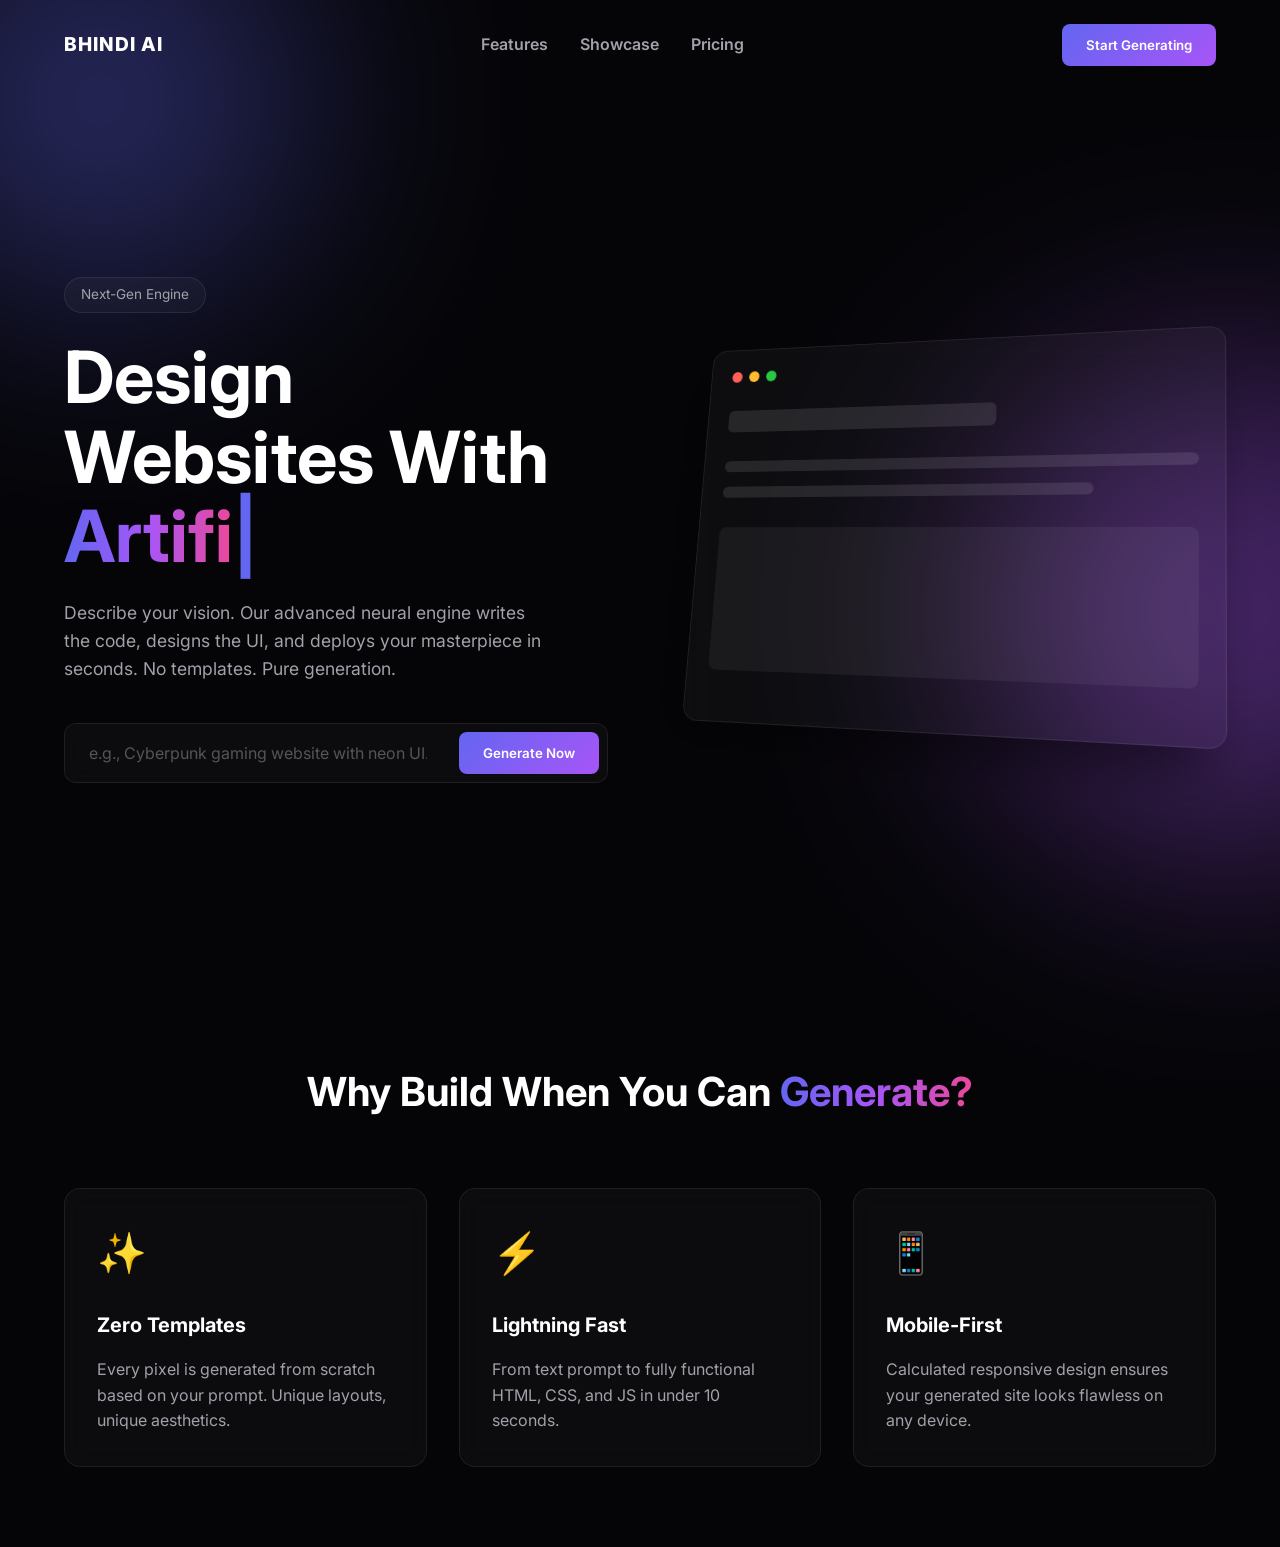
<file: templates/index.html>
<!DOCTYPE html>
<html lang="en">
<head>
    <meta charset="UTF-8">
    <meta name="viewport" content="width=device-width, initial-scale=1.0">
    <title>AI Website Maker | Generate the Future</title>
    <link rel="stylesheet" href="/static/css/style.css">
    <link href="https://fonts.googleapis.com/css2?family=Inter:wght@300;400;600;800&display=swap" rel="stylesheet">
</head>
<body>
    <div class="glow-orb orb-1"></div>
    <div class="glow-orb orb-2"></div>

    <nav class="navbar" id="navbar">
        <div class="logo">BHINDI AI</div>
        <ul class="nav-links">
            <li><a href="#features">Features</a></li>
            <li><a href="#showcase">Showcase</a></li>
            <li><a href="#pricing">Pricing</a></li>
        </ul>
        <button class="btn-primary nav-btn">Start Generating</button>
    </nav>

    <header class="hero">
        <div class="hero-content">
            <div class="badge">Next-Gen Engine</div>
            <h1 class="hero-title">Design Websites With <br><span class="gradient-text" id="typewriter"></span><span class="cursor">|</span></h1>
            <p class="hero-subtitle">Describe your vision. Our advanced neural engine writes the code, designs the UI, and deploys your masterpiece in seconds. No templates. Pure generation.</p>
            <div class="hero-actions">
                <input type="text" class="prompt-input" placeholder="e.g., Cyberpunk gaming website with neon UI...">
                <button class="btn-primary generate-btn">Generate Now</button>
            </div>
        </div>
        <div class="hero-visual fade-in">
            <div class="glass-panel floating-ui">
                <div class="mockup-header">
                    <span class="dot red"></span>
                    <span class="dot yellow"></span>
                    <span class="dot green"></span>
                </div>
                <div class="mockup-body">
                    <div class="skeleton-line title-skel"></div>
                    <div class="skeleton-line text-skel"></div>
                    <div class="skeleton-line text-skel short"></div>
                    <div class="skeleton-box"></div>
                </div>
            </div>
        </div>
    </header>

    <section id="workspace" class="workspace hidden">
        <div class="panel code-panel">
            <div class="panel-header" style="justify-content: flex-start; gap: 1rem;">
                <button id="back-btn" class="btn-secondary">← Back</button>
                <h3 style="flex: 1;">Generated Source</h3>
                <button class="btn-secondary copy-btn">Copy Code</button>
            </div>
            <div class="code-container">
                <pre><code id="code-viewer">/* Your generated HTML/CSS/JS will appear here */</code></pre>
            </div>
        </div>

        <div class="panel preview-panel">
            <div class="panel-header">
                <h3>Live Preview</h3>
                <div class="device-toggles">
                    <button id="view-desktop" class="active">💻 Desktop</button>
                    <button id="view-tablet">📱 Tablet</button>
                    <button id="view-mobile">📱 Mobile</button>
                    <button id="view-fullscreen" style="margin-left: 1rem; border-color: #a855f7; color: #a855f7;">⛶ Full Screen</button>
                </div>
            </div>
            <div class="iframe-container">
                <iframe id="preview-frame" src="/static/generated/latest/index.html"></iframe>
            </div>
        </div>
    </section>

    <section id="features" class="features-section">
        <h2 class="section-title fade-in">Why Build When You Can <span class="gradient-text">Generate?</span></h2>
        <div class="feature-grid">
            <div class="feature-card glass-panel fade-in">
                <div class="icon">✨</div>
                <h3>Zero Templates</h3>
                <p>Every pixel is generated from scratch based on your prompt. Unique layouts, unique aesthetics.</p>
            </div>
            <div class="feature-card glass-panel fade-in" style="transition-delay: 0.1s;">
                <div class="icon">⚡</div>
                <h3>Lightning Fast</h3>
                <p>From text prompt to fully functional HTML, CSS, and JS in under 10 seconds.</p>
            </div>
            <div class="feature-card glass-panel fade-in" style="transition-delay: 0.2s;">
                <div class="icon">📱</div>
                <h3>Mobile-First</h3>
                <p>Calculated responsive design ensures your generated site looks flawless on any device.</p>
            </div>
        </div>
    </section>

    <script src="/static/js/script.js"></script>
</body>
</html>
</file>
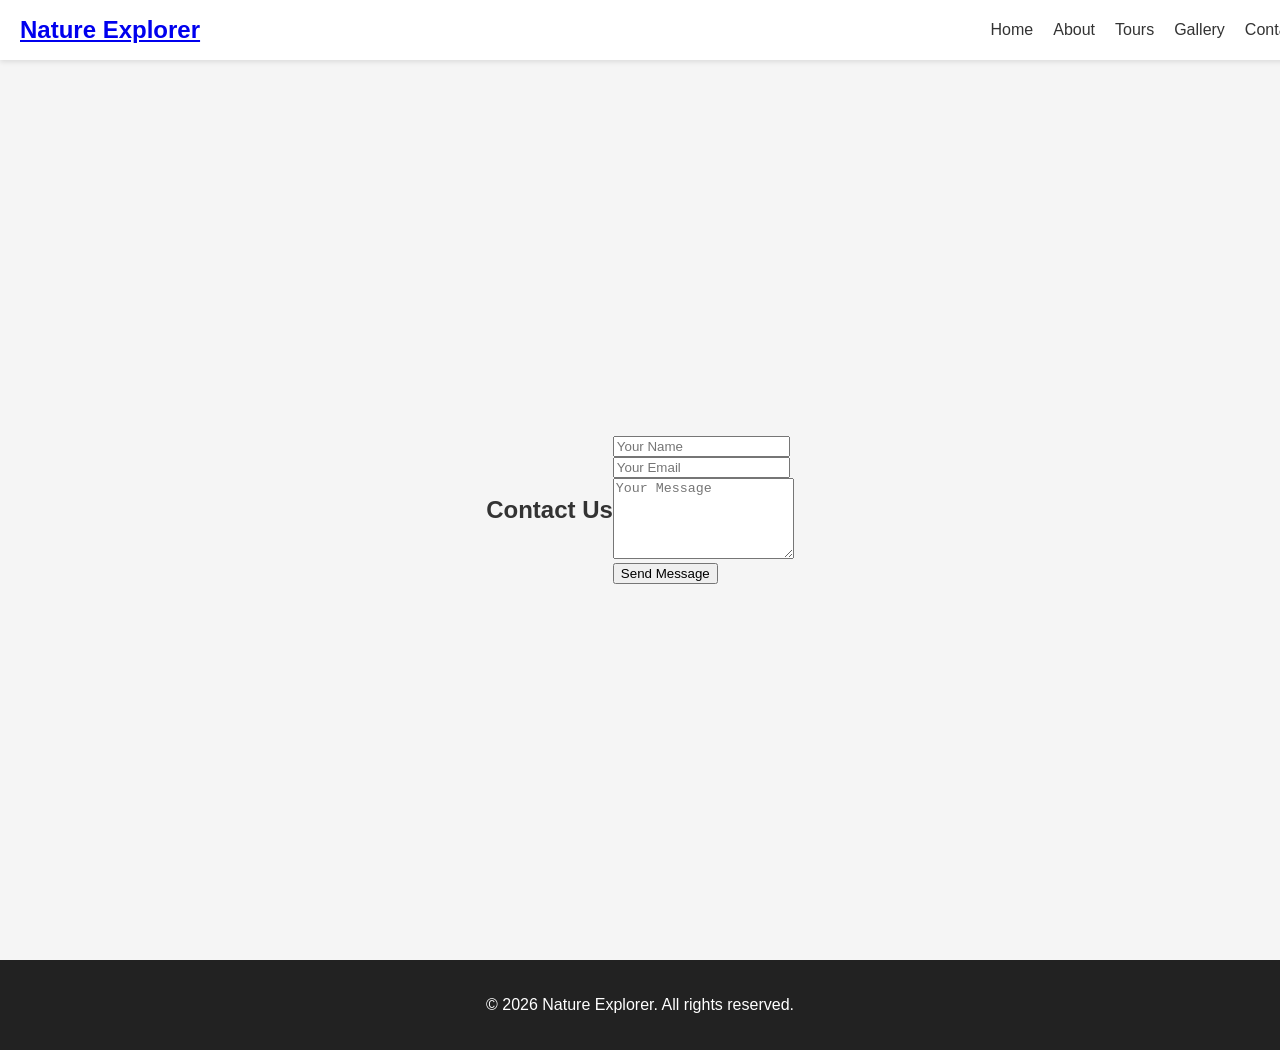
<file: static/generated/latest/contact.html>
<!DOCTYPE html>
<html lang="en">
<head>
<meta charset="UTF-8">
<meta name="viewport" content="width=device-width, initial-scale=1.0">
<title>Contact - Nature Explorer</title>

<style>
body{margin:0;font-family:Arial,sans-serif;color:#333;background:#f5f5f5;}header.navbar{position:fixed;top:0;width:100%;background:#fff;box-shadow:0 2px 5px rgba(0,0,0,0.1);z-index:1000;display:flex;justify-content:space-between;align-items:center;padding:0 20px;height:60px;}header .logo{font-size:1.5rem;font-weight:bold;}header nav ul{list-style:none;display:flex;margin:0;padding:0;}header nav ul li{margin-left:20px;}header nav ul li a{color:#333;text-decoration:none;transition:color .3s;}header nav ul li a:hover{color:#007BFF;}section{height:100vh;display:flex;align-items:center;justify-content:center;padding-top:60px;}section.home{background:url('https://loremflickr.com/1200/800/nature,landscape') center/cover no-repeat;}section.home .hero{text-align:center;background:rgba(255,255,255,0.8);padding:40px;border-radius:8px;}section .content{max-width:1200px;width:90%;margin:auto;text-align:center;}section.about img,section.about-page img{max-width:100%;height:auto;margin-top:20px;border-radius:8px;}section.services .cards{display:flex;flex-wrap:wrap;justify-content:center;gap:20px;}section.services .card{background:#fff;padding:20px;border-radius:8px;box-shadow:0 2px 5px rgba(0,0,0,0.1);flex:1 1 300px;max-width:300px;}section.services .card img{width:100%;height:auto;border-radius:4px;margin-top:10px;}section.gallery .grid{display:grid;grid-template-columns:repeat(auto-fit,minmax(200px,1fr));gap:10px;}section.gallery .grid img{width:100%;height:auto;border-radius:4px;}section.contact .form-group{margin-bottom:15px;}section.contact input,section.contact textarea{width:100%;padding:10px;border:1px solid #ccc;border-radius:4px;}section.contact .btn{background:#007BFF;color:#fff;padding:10px 20px;border:none;border-radius:4px;cursor:pointer;}section.contact .btn:hover{background:#0056b3;}footer.footer{text-align:center;padding:20px;background:#222;color:#fff;}@media (max-width:768px){header nav ul{flex-direction:column;background:#fff;position:absolute;top:60px;right:0;width:200px;display:none;}header nav ul.show{display:flex;}header nav ul li{margin:10px 0;}header .menu-toggle{display:block;cursor:pointer;}}.menu-toggle{display:none;font-size:1.5rem;}
</style>
</head>
<body>
<header class="navbar">
<div class="logo"><a href="index.html">Nature Explorer</a></div>
<nav>
<ul>
<li><a href="index.html#home">Home</a></li>
<li><a href="index.html#about">About</a></li>
<li><a href="index.html#services">Tours</a></li>
<li><a href="index.html#gallery">Gallery</a></li>
<li><a href="index.html#contact">Contact</a></li>
</ul>
</nav>
<div class="menu-toggle">&#9776;</div>
</header>
<main class="page">
<section class="contact-page">
<h1>Contact Us</h1>
<form action="https://api.web3forms.com/submit" method="POST">
<input type="hidden" name="access_key" value="424c77b8-bd17-44b3-a8c8-d14c040240c0">
<div class="form-group"><input type="text" name="name" placeholder="Your Name" required></div>
<div class="form-group"><input type="email" name="email" placeholder="Your Email" required></div>
<div class="form-group"><textarea name="message" placeholder="Your Message" rows="5" required></textarea></div>
<button type="submit" class="btn">Send Message</button>
</form>
</section>
</main>
<footer class="footer">
<p>&copy; 2026 Nature Explorer. All rights reserved.</p>
</footer>

<script>
const menuToggle=document.querySelector('.menu-toggle');const navUl=document.querySelector('header nav ul');if(menuToggle){menuToggle.addEventListener('click',()=>{navUl.classList.toggle('show');});}document.querySelectorAll('a[href^="#"]').forEach(link=>{link.addEventListener('click',e=>{e.preventDefault();const target=document.querySelector(link.getAttribute('href'));if(target){target.scrollIntoView({behavior:'smooth'});if(navUl.classList.contains('show'))navUl.classList.remove('show');}});});
</script>
</body>
</html>
</file>
<file: static/css/style.css>
:root {
    --bg-dark: #050508;
    --text-main: #ffffff;
    --text-muted: #a1a1aa;
    --primary-glow: #6366f1;
    --secondary-glow: #a855f7;
    --glass-bg: rgba(255, 255, 255, 0.03);
    --glass-border: rgba(255, 255, 255, 0.08);
}

* {
    margin: 0;
    padding: 0;
    box-sizing: border-box;
    font-family: 'Inter', sans-serif;
}

body {
    background-color: var(--bg-dark);
    color: var(--text-main);
    overflow-x: hidden;
    line-height: 1.6;
}

/* Background Glowing Orbs */
.glow-orb {
    position: absolute;
    border-radius: 50%;
    filter: blur(120px);
    z-index: -1;
    opacity: 0.4;
    animation: float 10s infinite ease-in-out alternate;
}

.orb-1 {
    width: 400px;
    height: 400px;
    background: var(--primary-glow);
    top: -100px;
    left: -100px;
}

.orb-2 {
    width: 500px;
    height: 500px;
    background: var(--secondary-glow);
    top: 40%;
    right: -200px;
    animation-delay: -5s;
}

/* Navigation */
.navbar {
    display: flex;
    justify-content: space-between;
    align-items: center;
    padding: 1.5rem 5%;
    position: fixed;
    width: 100%;
    top: 0;
    z-index: 100;
    transition: all 0.3s ease;
}

.navbar.scrolled {
    background: rgba(5, 5, 8, 0.8);
    backdrop-filter: blur(16px);
    border-bottom: 1px solid var(--glass-border);
    padding: 1rem 5%;
}

.logo {
    font-weight: 800;
    font-size: 1.2rem;
    letter-spacing: 1px;
}

.nav-links {
    display: flex;
    list-style: none;
    gap: 2rem;
}

.nav-links a {
    color: var(--text-muted);
    text-decoration: none;
    font-weight: 600;
    transition: color 0.3s;
}

.nav-links a:hover {
    color: var(--text-main);
}

/* Buttons */
.btn-primary {
    background: linear-gradient(135deg, var(--primary-glow), var(--secondary-glow));
    color: white;
    border: none;
    padding: 0.8rem 1.5rem;
    border-radius: 8px;
    font-weight: 600;
    cursor: pointer;
    transition: transform 0.2s, box-shadow 0.2s;
}

.btn-primary:hover {
    transform: translateY(-2px);
    box-shadow: 0 10px 20px rgba(99, 102, 241, 0.3);
}

.btn-secondary {
    background: transparent;
    border: 1px solid var(--primary-glow);
    color: var(--text-main);
    padding: 0.4rem 1rem;
    border-radius: 6px;
    cursor: pointer;
    transition: all 0.2s;
}

.btn-secondary:hover {
    background: rgba(99, 102, 241, 0.1);
}

/* Hero Section */
.hero {
    min-height: 100vh;
    display: flex;
    align-items: center;
    padding: 0 5%;
    margin-top: 5rem;
    gap: 4rem;
}

.hero-content {
    flex: 1;
}

.badge {
    display: inline-block;
    padding: 0.4rem 1rem;
    background: var(--glass-bg);
    border: 1px solid var(--glass-border);
    border-radius: 20px;
    font-size: 0.85rem;
    color: var(--text-muted);
    margin-bottom: 1.5rem;
}

.hero-title {
    font-size: 4.5rem;
    line-height: 1.1;
    margin-bottom: 1.5rem;
}

.gradient-text {
    background: linear-gradient(to right, #6366f1, #a855f7, #ec4899);
    -webkit-background-clip: text;
    -webkit-text-fill-color: transparent;
}

.cursor {
    animation: blink 1s infinite;
    color: var(--primary-glow);
}

.hero-subtitle {
    font-size: 1.1rem;
    color: var(--text-muted);
    margin-bottom: 2.5rem;
    max-width: 90%;
}

.hero-actions {
    display: flex;
    gap: 1rem;
    background: var(--glass-bg);
    border: 1px solid var(--glass-border);
    padding: 0.5rem;
    border-radius: 12px;
    backdrop-filter: blur(10px);
}

.prompt-input {
    flex: 1;
    background: transparent;
    border: none;
    padding: 0 1rem;
    color: white;
    font-size: 1rem;
    outline: none;
}

.prompt-input::placeholder {
    color: #555;
}

/* Glass UI Elements */
.glass-panel {
    background: var(--glass-bg);
    border: 1px solid var(--glass-border);
    border-radius: 16px;
    backdrop-filter: blur(12px);
}

.hero-visual {
    flex: 1;
    perspective: 1000px;
}

.floating-ui {
    width: 100%;
    height: 400px;
    padding: 1.5rem;
    transform: rotateY(-15deg) rotateX(10deg);
    animation: hoverUI 6s infinite ease-in-out alternate;
    box-shadow: -20px 20px 50px rgba(0,0,0,0.5);
}

.mockup-header {
    display: flex;
    gap: 8px;
    margin-bottom: 2rem;
}

.dot { width: 12px; height: 12px; border-radius: 50%; }
.dot.red { background: #ff5f56; }
.dot.yellow { background: #ffbd2e; }
.dot.green { background: #27c93f; }

.skeleton-line {
    height: 12px;
    background: rgba(255,255,255,0.1);
    border-radius: 6px;
    margin-bottom: 1rem;
}
.title-skel { width: 60%; height: 24px; margin-bottom: 2rem; }
.text-skel { width: 100%; }
.text-skel.short { width: 80%; }
.skeleton-box {
    height: 150px;
    background: rgba(255,255,255,0.05);
    border-radius: 8px;
    margin-top: 2rem;
}

/* --- Workspace Dashboard --- */
.workspace {
    display: flex;
    height: 100vh;
    padding-top: 80px;
    gap: 1rem;
    padding-left: 1rem;
    padding-right: 1rem;
    padding-bottom: 1rem;
    opacity: 1;
    transition: opacity 0.5s ease;
}

.workspace.hidden {
    display: none;
    opacity: 0;
}

.panel {
    background: var(--glass-bg);
    border: 1px solid var(--glass-border);
    border-radius: 12px;
    display: flex;
    flex-direction: column;
    overflow: hidden;
}

.code-panel {
    flex: 1;
    min-width: 300px;
}

.preview-panel {
    flex: 2;
    background: #ffffff;
}

.panel-header {
    background: #111118;
    padding: 1rem;
    display: flex;
    justify-content: space-between;
    align-items: center;
    border-bottom: 1px solid var(--glass-border);
    color: var(--text-main);
}

.panel-header h3 {
    font-size: 1rem;
    font-weight: 600;
}

.code-container {
    flex: 1;
    overflow-y: auto;
    padding: 1rem;
    background: #0d0d12;
}

.code-container pre {
    color: #a855f7;
    font-family: monospace;
    font-size: 0.9rem;
    white-space: pre-wrap;
}

.iframe-container {
    flex: 1;
    display: flex;
    justify-content: center;
    background: #e5e7eb;
    overflow: hidden;
}

#preview-frame {
    width: 100%;
    height: 100%;
    border: none;
    transition: width 0.3s ease;
    background: #ffffff;
}

/* Device Toggles & Workspace Buttons */
.device-toggles button {
    background: transparent;
    border: 1px solid var(--text-muted);
    color: var(--text-muted);
    padding: 0.4rem 0.8rem;
    border-radius: 6px;
    cursor: pointer;
    margin-left: 0.5rem;
    transition: all 0.2s;
}

.device-toggles button.active {
    background: var(--primary-glow);
    color: white;
    border-color: var(--primary-glow);
}

/* Specific styling for the Full Screen Button */
#view-fullscreen {
    margin-left: 1rem;
    border-color: var(--secondary-glow);
    color: var(--secondary-glow);
}

#view-fullscreen:hover {
    background: rgba(168, 85, 247, 0.15);
    color: #ffffff;
}

/* Features */
.features-section {
    padding: 5rem 5%;
}

.section-title {
    text-align: center;
    font-size: 2.5rem;
    margin-bottom: 4rem;
}

.feature-grid {
    display: grid;
    grid-template-columns: repeat(auto-fit, minmax(300px, 1fr));
    gap: 2rem;
}

.feature-card {
    padding: 2rem;
    transition: transform 0.3s, background 0.3s;
}

.feature-card:hover {
    transform: translateY(-10px);
    background: rgba(255,255,255,0.06);
}

.feature-card .icon {
    font-size: 2.5rem;
    margin-bottom: 1.5rem;
}

.feature-card h3 {
    margin-bottom: 1rem;
    font-size: 1.25rem;
}

.feature-card p {
    color: var(--text-muted);
}

/* Animations */
@keyframes float {
    0% { transform: translate(0, 0); }
    100% { transform: translate(30px, 30px); }
}

@keyframes hoverUI {
    0% { transform: rotateY(-15deg) rotateX(10deg) translateY(0); }
    100% { transform: rotateY(-15deg) rotateX(10deg) translateY(-20px); }
}

@keyframes blink {
    0%, 100% { opacity: 1; }
    50% { opacity: 0; }
}

.fade-in {
    opacity: 0;
    transform: translateY(30px);
    transition: opacity 0.8s ease, transform 0.8s ease;
}

.fade-in.visible {
    opacity: 1;
    transform: translateY(0);
}

/* Responsive */
@media (max-width: 968px) {
    .hero {
        flex-direction: column;
        text-align: center;
        padding-top: 5rem;
    }
    
    .hero-title { font-size: 3rem; }
    
    .hero-actions {
        flex-direction: column;
        background: transparent;
        border: none;
    }
    
    .prompt-input {
        background: var(--glass-bg);
        padding: 1rem;
        border-radius: 8px;
        margin-bottom: 1rem;
        border: 1px solid var(--glass-border);
    }
    
    .floating-ui {
        transform: none;
        animation: none;
        margin-top: 3rem;
    }
    
    .nav-links { display: none; }

    .workspace {
        flex-direction: column;
        height: auto;
    }

    .code-panel {
        height: 400px;
    }

    .preview-panel {
        height: 600px;
    }
}
</file>
